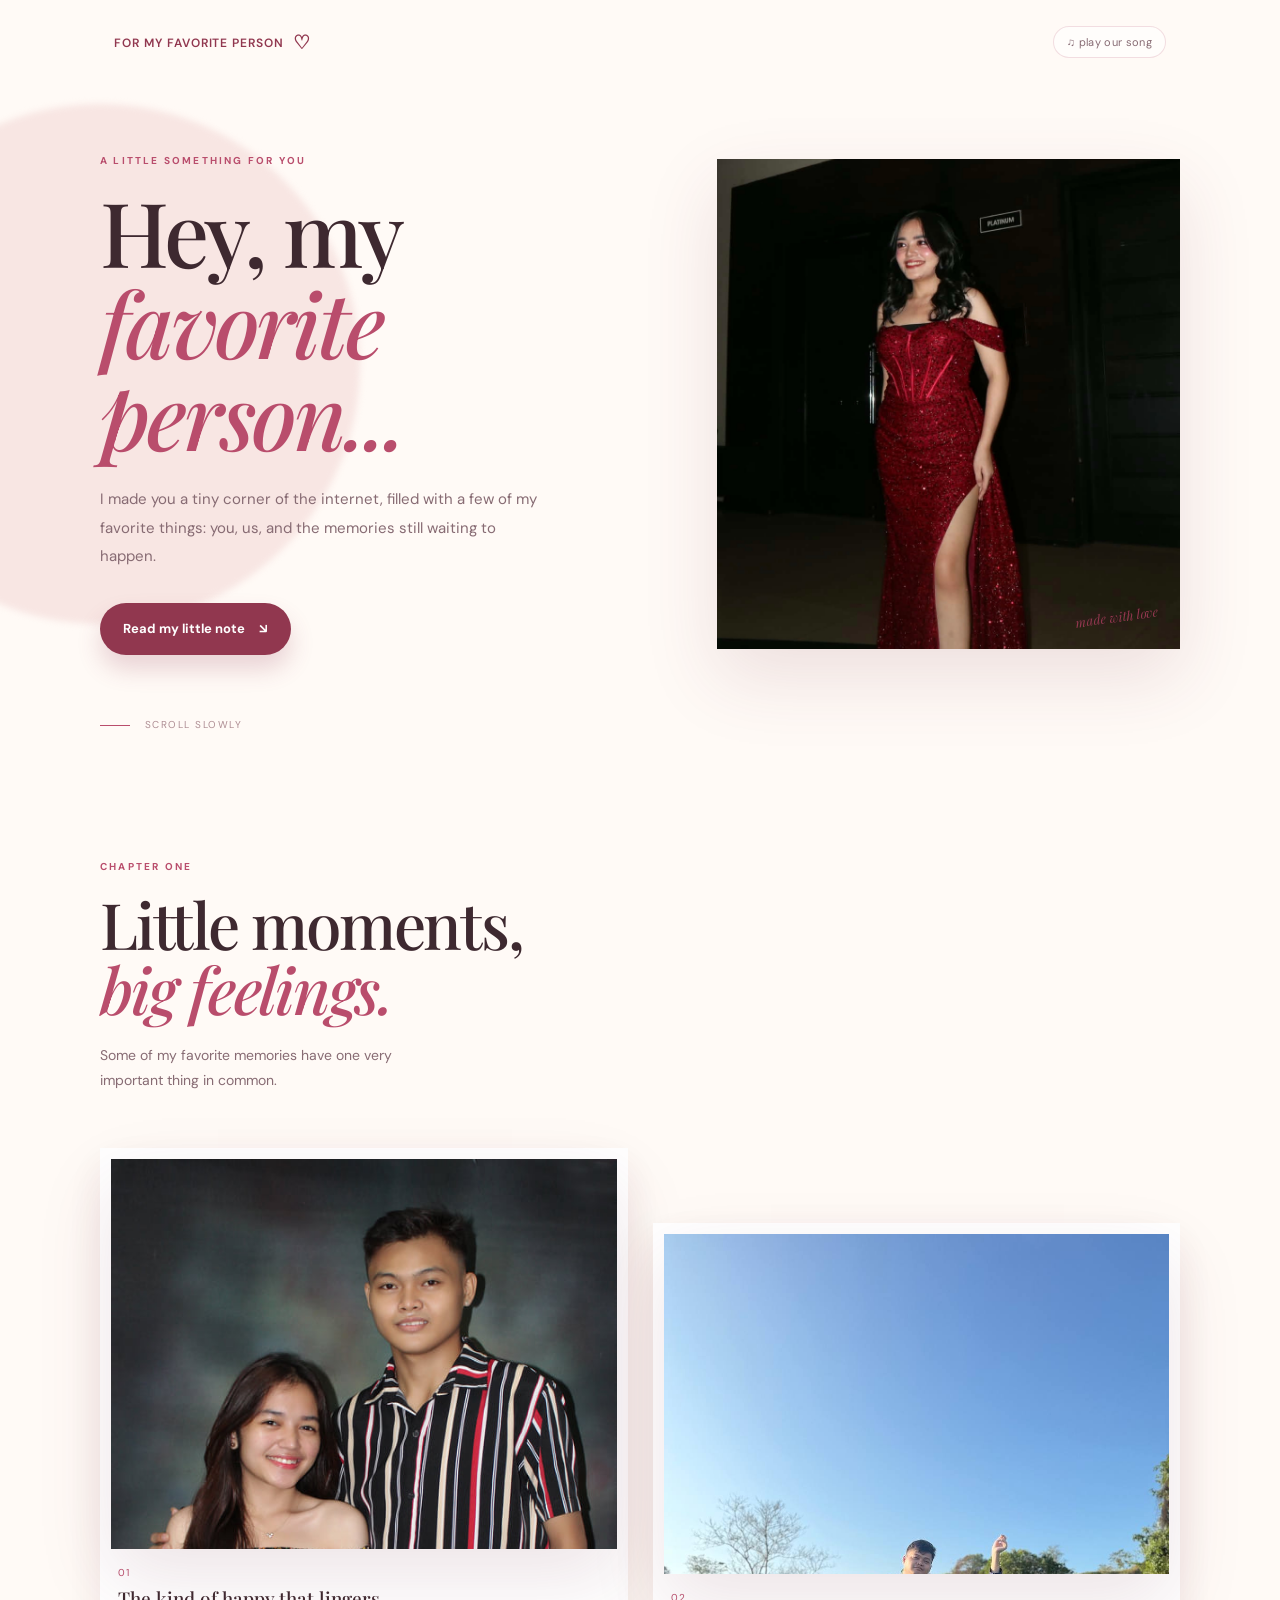
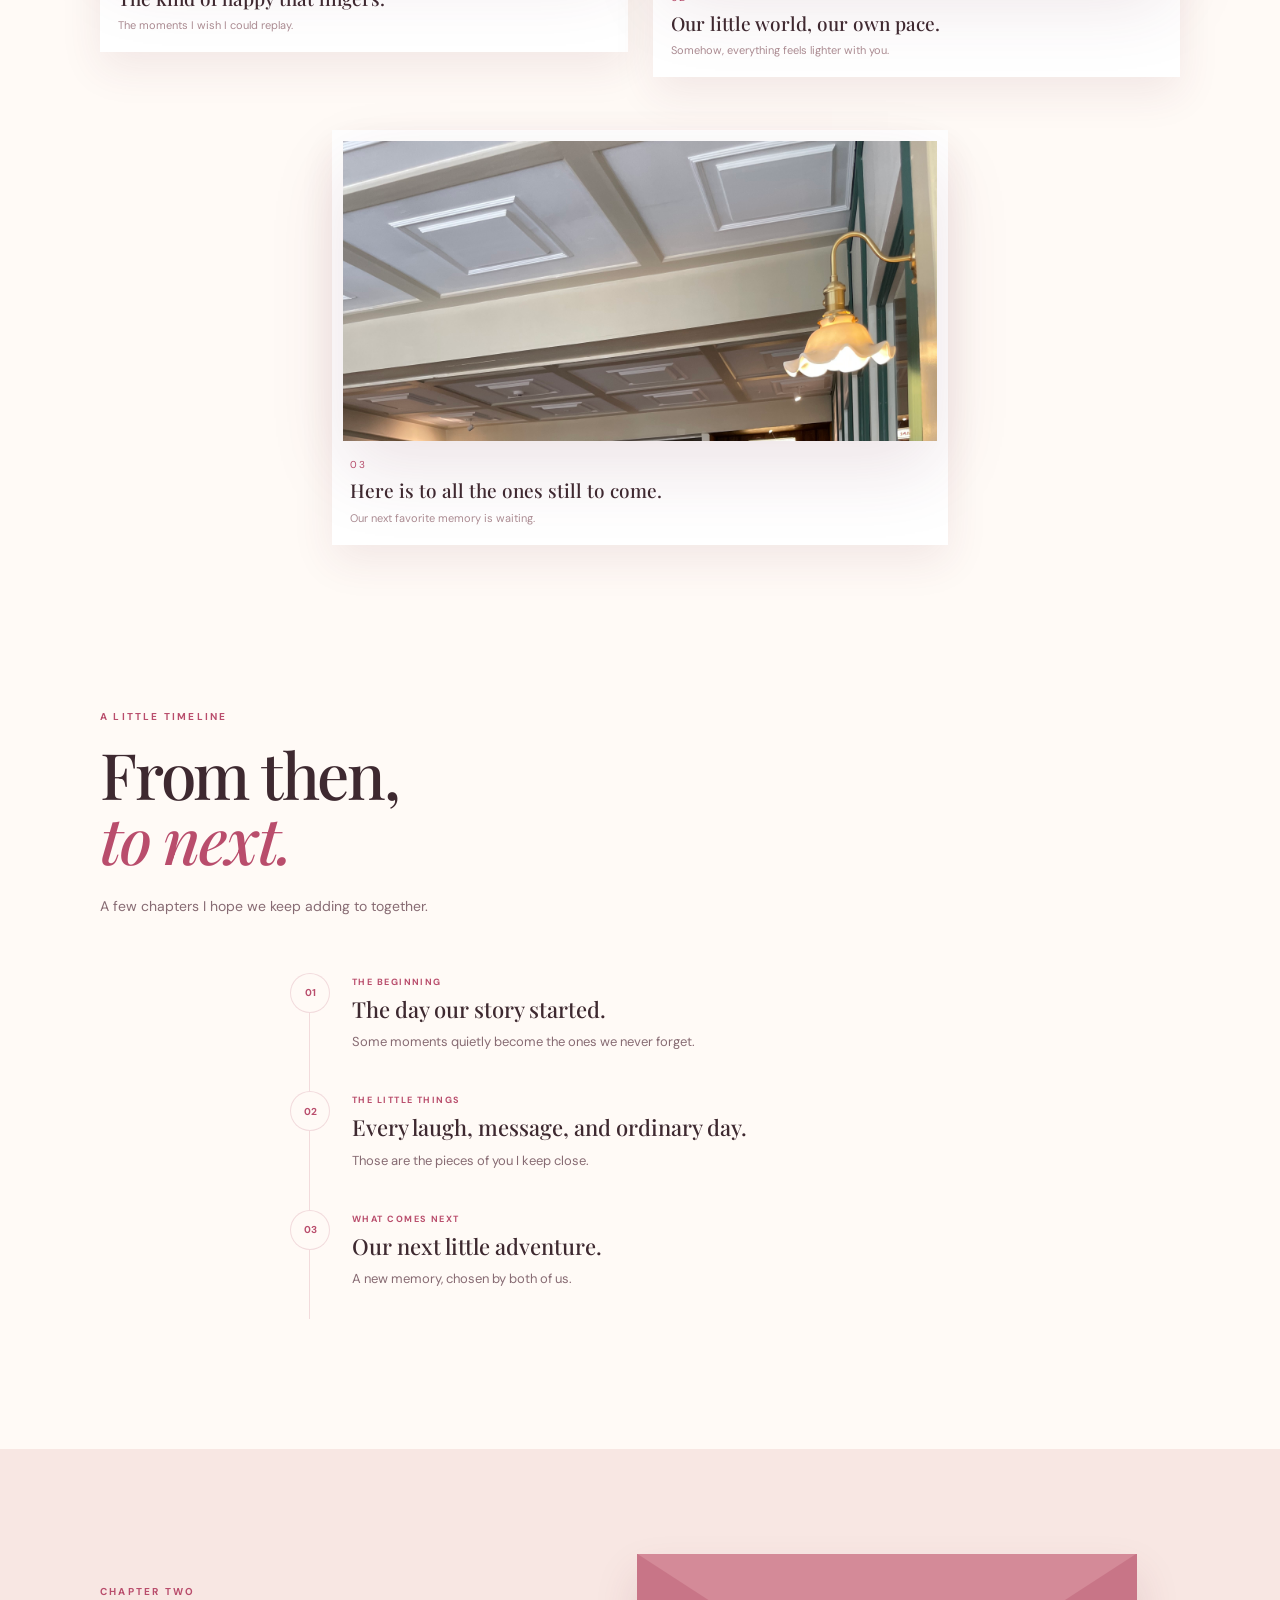
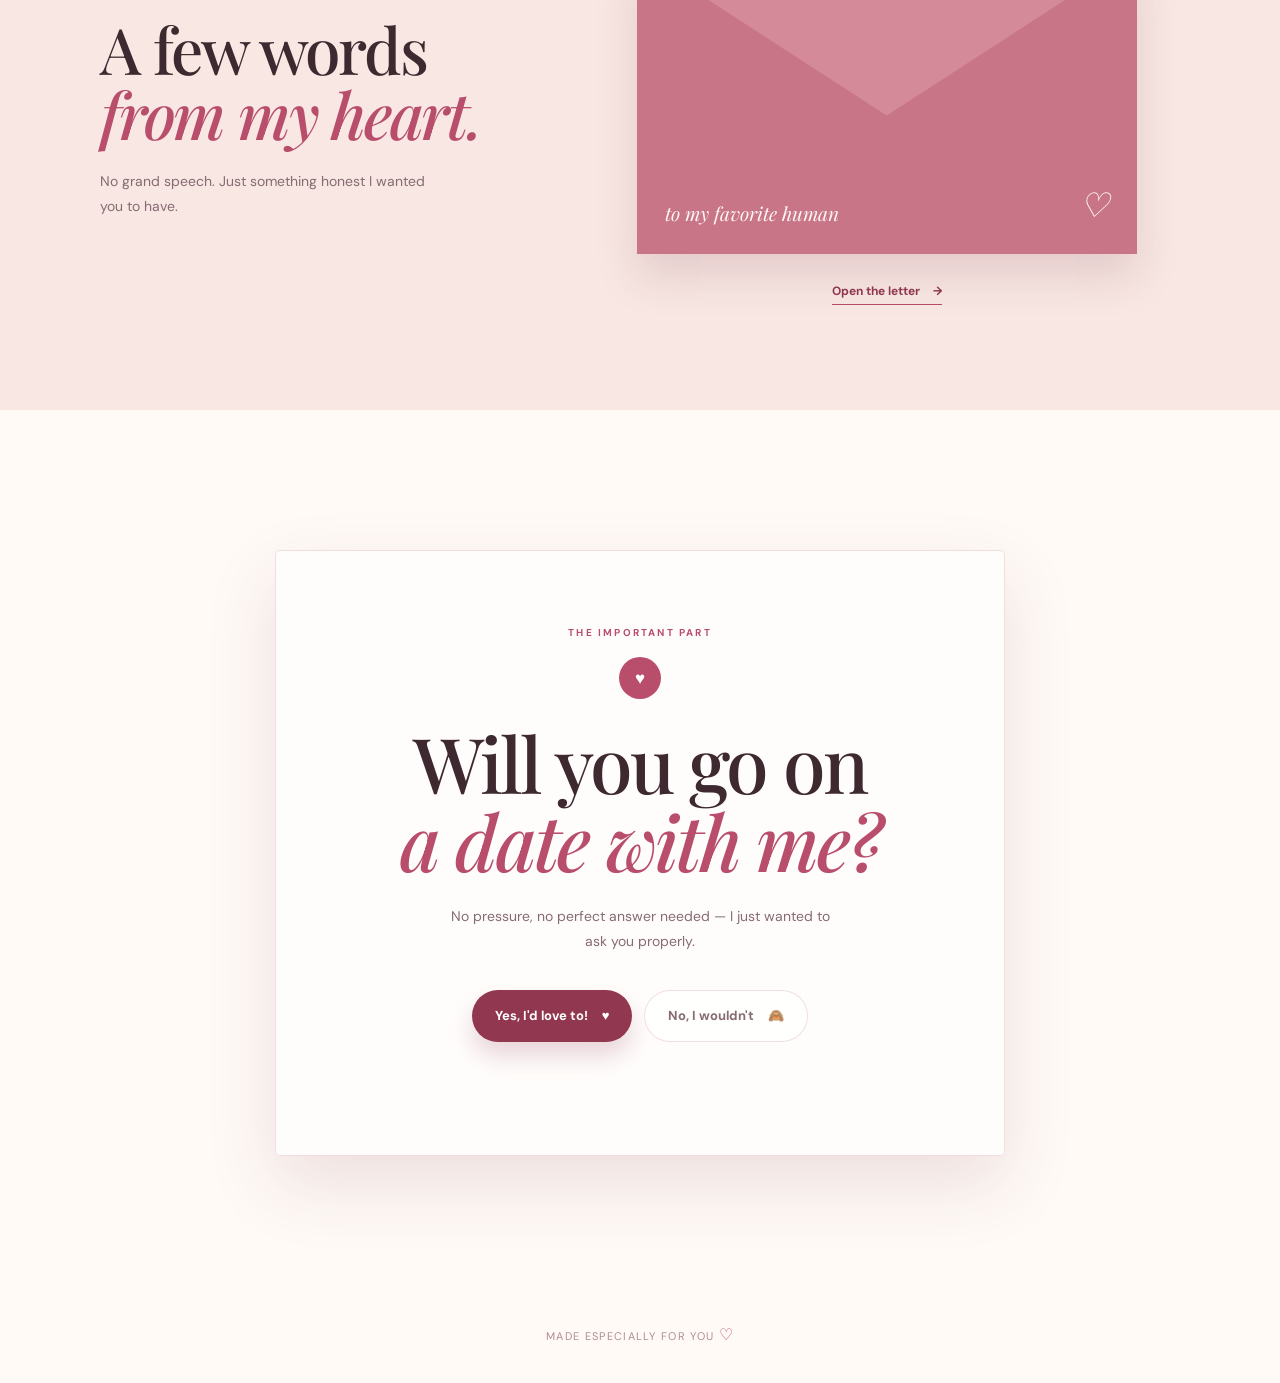
<file: Wabuu/index.html>
<!DOCTYPE html>
<html lang="en">
<head>
  <meta charset="UTF-8">
  <meta name="viewport" content="width=device-width, initial-scale=1.0">
  <meta name="theme-color" content="#fff8f6">
  <title>A Little Surprise, Just for You</title>
  <link rel="stylesheet" href="style.css">
  <link rel="preconnect" href="https://fonts.googleapis.com">
  <link rel="preconnect" href="https://fonts.gstatic.com" crossorigin>
  <link href="https://fonts.googleapis.com/css2?family=DM+Sans:wght@400;500;600;700&family=Playfair+Display:ital,wght@0,500;0,600;0,700;1,500;1,600&display=swap" rel="stylesheet">
</head>
<body>
  <div class="ambient-hearts" id="hearts" aria-hidden="true"></div>

  <header class="site-header">
    <a class="brand" href="#welcome" aria-label="Back to the beginning">for my favorite person <span>♡</span></a>
    <button class="music-toggle" id="musicToggle" type="button" aria-pressed="false" aria-label="Play optional background music">
      <span aria-hidden="true">♫</span> <span id="musicLabel">play our song</span>
    </button>
  </header>

  <main>
    <section class="hero section-shell" id="welcome">
      <div class="hero-copy reveal">
        <p class="kicker">A LITTLE SOMETHING FOR YOU</p>
        <h1>Hey, my<br><em>favorite person...</em></h1>
        <p class="intro">I made you a tiny corner of the internet, filled with a few of my favorite things: you, us, and the memories still waiting to happen.</p>
        <a class="button button-primary" href="#letter">Read my little note <span aria-hidden="true">↘</span></a>
      </div>
      <div class="hero-photo photo-placeholder reveal" data-label="Add your favorite photo here">
        <!-- Replace the src below with a local image such as images/hero.jpg. -->
        <img src="images/hero.jpg" alt="A favorite memory of us" data-fallback="hero">
        <div class="photo-note"><span>♡</span><br>your favorite<br>photo goes here</div>
        <span class="photo-stamp">made with love</span>
      </div>
      <div class="scroll-cue" aria-hidden="true"><span></span> scroll slowly</div>
    </section>

    <section class="section-shell memories-section" id="memories">
      <div class="section-heading reveal">
        <p class="kicker">CHAPTER ONE</p>
        <h2>Little moments,<br><em>big feelings.</em></h2>
        <p>Some of my favorite memories have one very important thing in common.</p>
      </div>
      <div class="memory-grid">
        <figure class="memory-card memory-card-tall reveal">
          <div class="memory-photo photo-placeholder"><img src="images/memory-01.jpg" alt="Replace with a favorite memory" data-fallback="memory"></div>
          <figcaption><span>01</span><strong>The kind of happy that lingers.</strong><small>The moments I wish I could replay.</small></figcaption>
        </figure>
        <figure class="memory-card memory-card-offset reveal">
          <div class="memory-photo photo-placeholder"><img src="images/memory-02.jpg" alt="Replace with a favorite memory" data-fallback="memory"></div>
          <figcaption><span>02</span><strong>Our little world, our own pace.</strong><small>Somehow, everything feels lighter with you.</small></figcaption>
        </figure>
        <figure class="memory-card memory-card-wide reveal">
          <div class="memory-photo photo-placeholder"><img src="images/memory-03.jpg" alt="Replace with a favorite memory" data-fallback="memory"></div>
          <figcaption><span>03</span><strong>Here is to all the ones still to come.</strong><small>Our next favorite memory is waiting.</small></figcaption>
        </figure>
      </div>
    </section>

    <section class="timeline-section section-shell">
      <div class="section-heading reveal">
        <p class="kicker">A LITTLE TIMELINE</p>
        <h2>From then,<br><em>to next.</em></h2>
        <p>A few chapters I hope we keep adding to together.</p>
      </div>
      <ol class="memory-timeline">
        <!-- Replace these sample moments with details from your own story. -->
        <li class="timeline-item reveal"><span class="timeline-dot">01</span><div><small>the beginning</small><strong>The day our story started.</strong><p>Some moments quietly become the ones we never forget.</p></div></li>
        <li class="timeline-item reveal"><span class="timeline-dot">02</span><div><small>the little things</small><strong>Every laugh, message, and ordinary day.</strong><p>Those are the pieces of you I keep close.</p></div></li>
        <li class="timeline-item reveal"><span class="timeline-dot">03</span><div><small>what comes next</small><strong>Our next little adventure.</strong><p>A new memory, chosen by both of us.</p></div></li>
      </ol>
    </section>

    <section class="letter-section" id="letter">
      <div class="letter-layout section-shell">
        <div class="section-heading reveal">
          <p class="kicker">CHAPTER TWO</p>
          <h2>A few words<br><em>from my heart.</em></h2>
          <p>No grand speech. Just something honest I wanted you to have.</p>
        </div>
        <div class="letter-wrap reveal">
          <div class="envelope" id="envelope">
            <div class="envelope-flap"></div>
            <div class="envelope-front"><span>to my favorite human</span><b>♡</b></div>
            <article class="letter-paper" id="letterPaper" aria-hidden="true">
              <p class="letter-date">a note for you</p>
              <p>Hey love,</p>
              <!-- Personalize this letter in this section of index.html. -->
              <p>I hope you know how special you are to me. Being around you makes ordinary days feel softer, funnier, and a whole lot more worth remembering.</p>
              <p>I would really like to make another little memory with you — just us, somewhere we can talk, laugh, and enjoy the moment.</p>
              <p>With all my heart,<br><em>me ♡</em></p>
            </article>
          </div>
          <button class="text-button" id="letterButton" type="button" aria-expanded="false">Open the letter <span aria-hidden="true">→</span></button>
        </div>
      </div>
    </section>

    <section class="invitation-section section-shell" id="invitation">
      <div class="invitation-card reveal">
        <p class="kicker">THE IMPORTANT PART</p>
        <div class="tiny-heart" aria-hidden="true">♥</div>
        <h2>Will you go on<br><em>a date with me?</em></h2>
        <p class="invitation-note">No pressure, no perfect answer needed — I just wanted to ask you properly.</p>
        <div class="choice-buttons">
          <button class="button button-primary" id="yesBtn" type="button">Yes, I'd love to! <span aria-hidden="true">♥</span></button>
          <button class="button button-quiet" id="maybeBtn" type="button">No, I wouldn't <span aria-hidden="true">🙈</span></button>
        </div>
        <p class="choice-response" id="maybeResponse" role="status" aria-live="polite"></p>
      </div>
    </section>

    <section class="celebration-section section-shell hidden" id="celebration" aria-live="polite">
      <div class="celebration-card reveal">
        <div class="celebration-copy">
          <div class="celebration-mark" aria-hidden="true">♥</div>
          <p class="kicker">CHAPTER THREE · OUR NEXT LITTLE ADVENTURE</p>
          <h2>You said <em>yes!</em></h2>
          <p class="celebration-intro">I’m smiling so hard right now. Let’s make this one of those simple, lovely days we’ll want to remember.</p>
          <div class="date-plan">
            <p class="kicker plan-heading hidden" id="planHeading">OUR LITTLE PLAN</p>
            <p class="date-question">When would you like our date to be?</p>
            <form class="date-form" id="dateForm">
              <label for="dateChoice">Date</label>
              <input id="dateChoice" name="date" type="date" required>
              <label for="timeChoice">Time</label>
              <button class="time-trigger" id="timeTrigger" type="button" aria-expanded="false">Choose a time <span aria-hidden="true">⌄</span></button>
              <input id="timeChoice" name="time" type="hidden">
              <div class="time-picker hidden" id="timePicker">
                <div class="time-fields">
                  <label>Hour
                    <select id="hourChoice" aria-label="Hour"></select>
                  </label>
                  <span class="time-colon" aria-hidden="true">:</span>
                  <label>Minute
                    <select id="minuteChoice" aria-label="Minute"></select>
                  </label>
                  <label>Period
                    <select id="periodChoice" aria-label="AM or PM">
                      <option value="AM">AM</option>
                      <option value="PM">PM</option>
                    </select>
                  </label>
                </div>
                <button class="button button-primary time-ok" id="timeOk" type="button">OK</button>
              </div>
              <button class="button button-primary" type="submit">Save our date <span aria-hidden="true">♡</span></button>
            </form>
            <div class="chosen-date hidden" id="chosenDate" aria-live="polite">
              <div class="plan-row"><span>✦</span><div><small>our date</small><strong id="chosenDateText"></strong></div></div>
              <div class="plan-row"><span>✦</span><div><small>our time</small><strong id="chosenTimeText"></strong></div></div>
            </div>
            <form class="activity-picker hidden" id="activityForm">
              <p class="activity-title">What are we feeling?</p>
              <p class="activity-subtitle">Choose the little adventure you’d like for our date.</p>
              <div class="activity-grid">
                <label class="activity-option"><input type="radio" name="activity" value="Movie date" required><span>🎬</span><strong>Movie date</strong></label>
                <label class="activity-option"><input type="radio" name="activity" value="Coffee date"><span>☕</span><strong>Coffee</strong></label>
                <label class="activity-option"><input type="radio" name="activity" value="Jollibee"><span>🍔</span><strong>Jollibee</strong></label>
                <label class="activity-option"><input type="radio" name="activity" value="Mang Inasal"><span>🍗</span><strong>Mang Inasal</strong></label>
                <label class="activity-option"><input type="radio" name="activity" value="Samgyup"><span>🥓</span><strong>Samgyup</strong></label>
                <label class="activity-option"><input type="radio" name="activity" value="Eat all you can"><span>🍽️</span><strong>Eat all you can</strong></label>
                <label class="activity-option"><input type="radio" name="activity" value="Something else"><span>✨</span><strong>Something else</strong></label>
              </div>
              <label class="custom-activity hidden" id="customActivityWrap" for="customActivity">
                Tell me your idea
                <input id="customActivity" type="text" maxlength="80" placeholder="e.g. picnic, museum, night drive">
              </label>
              <button class="button button-primary activity-next" type="submit">Next <span aria-hidden="true">→</span></button>
            </form>
            <div class="chosen-activity hidden" id="chosenActivity" aria-live="polite">
              <div class="plan-row"><span>✦</span><div><small>our date activity</small><strong id="chosenActivityText"></strong></div></div>
            </div>
            <form class="response-form hidden" id="responseForm" action="https://formspree.io/f/mbgdpojo" method="POST">
              <input type="hidden" name="date" id="responseDate">
              <input type="hidden" name="time" id="responseTime">
              <input type="hidden" name="activity" id="responseActivity">
              <input type="hidden" name="_subject" value="A new date plan was chosen">
              <label for="responseMessage">A little message <span>(optional)</span></label>
              <textarea id="responseMessage" name="message" rows="3" placeholder="Anything you want to say? ♡"></textarea>
              <button class="button button-primary response-submit" type="submit">Send our date plan <span aria-hidden="true">♡</span></button>
              <p class="response-status" id="responseStatus" role="status" aria-live="polite"></p>
            </form>
            <div class="final-confirmation hidden" id="finalConfirmation" aria-live="polite">
              <span aria-hidden="true">✦</span>
              <strong>Your little plan is on its way.</strong>
              <p>I’m already looking forward to seeing you. ♡</p>
            </div>
            <button class="text-button edit-choices hidden" id="editChoices" type="button">Edit my choices <span aria-hidden="true">↺</span></button>
          </div>
          <p class="closing-note">I can’t wait to see you smile. ♡</p>
          <button class="text-button" id="backToQuestion" type="button">Read my question again <span aria-hidden="true">↩</span></button>
        </div>
        <div class="date-photo photo-placeholder">
          <!-- Optional: replace with images/date.jpg for a date-themed photo. -->
          <img src="images/date.jpg" alt="A photo representing our next date" data-fallback="date">
          <div class="photo-note"><span>✦</span><br>our next<br>little adventure</div>
          <span class="photo-stamp">save the date</span>
        </div>
      </div>
    </section>
  </main>

  <footer class="site-footer">made especially for you <span>♡</span></footer>
  <audio id="backgroundMusic" loop preload="none">
    <!-- Optional: add a local file at audio/our-song.mp3, or change this source. -->
    <source src="audio/our-song.mp3" type="audio/mpeg">
  </audio>
  <script src="script.js"></script>
</body>
</html>
</file>
<file: Wabuu/style.css>
* { box-sizing: border-box; }

:root {
  --ink: #3e2930;
  --muted: #876b73;
  --rose: #b94d6c;
  --rose-deep: #91374f;
  --blush: #f7e3e3;
  --cream: #fffaf6;
  --line: rgba(185, 77, 108, .18);
  --shadow: 0 28px 70px rgba(114, 48, 68, .13);
}

html { scroll-behavior: smooth; }
body {
  margin: 0; min-width: 320px; overflow-x: hidden; color: var(--ink);
  background: var(--cream); font-family: "DM Sans", Arial, sans-serif;
}
button, a { font: inherit; }
button { cursor: pointer; }
a { color: inherit; text-decoration: none; }
.ambient-hearts { position: fixed; inset: 0; z-index: 0; pointer-events: none; overflow: hidden; }
.floating-heart { position: absolute; bottom: -30px; color: var(--rose); opacity: 0; animation: float-up 8s linear forwards; }
@keyframes float-up { 15% { opacity: .25; } 100% { opacity: 0; transform: translateY(-115vh) rotate(35deg); } }
.site-header, main, .site-footer { position: relative; z-index: 1; }
.site-header { display: flex; justify-content: space-between; align-items: center; max-width: 1180px; margin: auto; padding: 26px 5vw; }
.brand { color: var(--rose-deep); font: 600 12px "DM Sans", sans-serif; letter-spacing: .08em; text-transform: uppercase; }
.brand span { font-size: 19px; margin-left: 5px; vertical-align: -2px; }
.music-toggle { border: 1px solid var(--line); border-radius: 99px; padding: 8px 13px; background: rgba(255,255,255,.55); color: var(--muted); font-size: 11px; letter-spacing: .03em; transition: .25s ease; }
.music-toggle:hover, .music-toggle:focus-visible { background: white; color: var(--rose-deep); }
.section-shell { width: min(1080px, 90vw); margin: auto; }
.hero { min-height: 650px; display: grid; grid-template-columns: 1fr .9fr; align-items: center; gap: 8vw; padding: 70px 0 110px; position: relative; }
.hero::before { content: ""; position: absolute; width: 520px; height: 520px; border-radius: 50%; left: -260px; top: 20px; background: #f8e6e3; filter: blur(3px); z-index: -1; }
.kicker { margin: 0 0 18px; color: var(--rose); font-size: 10px; font-weight: 700; letter-spacing: .22em; text-transform: uppercase; }
h1, h2 { margin: 0; font-family: "Playfair Display", Georgia, serif; font-weight: 500; letter-spacing: -.035em; line-height: 1.02; }
h1 { font-size: clamp(3.5rem, 7vw, 6.5rem); }
h2 { font-size: clamp(2.5rem, 5vw, 4.5rem); }
em { color: var(--rose); font-style: italic; }
.intro { max-width: 450px; margin: 26px 0 32px; color: var(--muted); font-size: 15px; line-height: 1.9; }
.button { display: inline-flex; align-items: center; justify-content: center; gap: 14px; border: 0; border-radius: 99px; min-height: 52px; padding: 14px 23px; font-size: 13px; font-weight: 700; transition: transform .25s ease, box-shadow .25s ease, background .25s ease; }
.button:hover, .button:focus-visible { transform: translateY(-3px); }
.button-primary { color: white; background: var(--rose-deep); box-shadow: 0 14px 25px rgba(145,55,79,.2); }
.button-primary:hover, .button-primary:focus-visible { background: #7f2e45; box-shadow: 0 18px 30px rgba(145,55,79,.27); }
.button-quiet { border: 1px solid var(--line); color: var(--muted); background: rgba(255,255,255,.6); }
.button-quiet.playful { animation: playful-wiggle .45s ease; }
@keyframes playful-wiggle {
  0%, 100% { transform: rotate(0); }
  25% { transform: rotate(-4deg) translateX(-3px); }
  75% { transform: rotate(4deg) translateX(3px); }
}
.hero-photo { min-height: 490px; transform: rotate(3deg); }
.photo-placeholder { display: grid; place-items: center; position: relative; overflow: hidden; background: linear-gradient(145deg, #ead1d1, #f9e9e3 55%, #e7c6ca); box-shadow: var(--shadow); }
.photo-placeholder::before { content: ""; position: absolute; inset: 13px; border: 1px solid rgba(255,255,255,.65); z-index: 1; pointer-events: none; }
.photo-placeholder img { width: 100%; height: 100%; object-fit: cover; position: absolute; inset: 0; z-index: 2; }
.photo-placeholder.image-missing img { display: none; }
.photo-note { color: rgba(108,52,67,.65); text-align: center; font: 16px/1.5 "Playfair Display", Georgia, serif; }
.photo-note span { font-size: 38px; }
.photo-stamp { position: absolute; right: 21px; bottom: 24px; z-index: 3; transform: rotate(-8deg); color: var(--rose-deep); font: italic 13px "Playfair Display", Georgia, serif; }
.scroll-cue { position: absolute; bottom: 34px; left: 0; color: #ae8d93; font-size: 10px; letter-spacing: .15em; text-transform: uppercase; }
.scroll-cue span { display: inline-block; width: 30px; height: 1px; margin-right: 10px; background: var(--rose); vertical-align: middle; }
.memories-section { padding: 95px 0 130px; }
.section-heading { max-width: 530px; margin-bottom: 54px; }
.section-heading > p:last-child { max-width: 350px; margin: 22px 0 0; color: var(--muted); font-size: 14px; line-height: 1.8; }
.memory-grid { display: grid; grid-template-columns: 1fr 1fr; gap: 25px; align-items: start; }
.memory-card { margin: 0; padding: 11px 11px 20px; background: #fff; box-shadow: 0 16px 40px rgba(114,48,68,.09); }
.memory-card-tall { transform: rotate(-2deg); }
.memory-card-offset { margin-top: 75px; transform: rotate(2.5deg); }
.memory-card-wide { grid-column: span 2; width: 57%; justify-self: center; transform: rotate(-1deg); margin-top: 28px; }
.memory-photo { height: 390px; }
.memory-photo img { object-position: center top; }
.memory-card-offset .memory-photo { height: 340px; }
.memory-card-wide .memory-photo { height: 300px; }
.memory-card figcaption { padding: 17px 7px 0; }
.memory-card figcaption span { display: block; margin-bottom: 8px; color: var(--rose); font-size: 10px; letter-spacing: .13em; }
.memory-card strong { display: block; font: 500 19px/1.25 "Playfair Display", Georgia, serif; }
.memory-card small { display: block; margin-top: 8px; color: #ab8c93; font-size: 11px; }
.timeline-section { padding: 35px 0 120px; }
.memory-timeline { position: relative; max-width: 700px; margin: 0 auto; padding: 0; list-style: none; }
.memory-timeline::before { content: ""; position: absolute; top: 10px; bottom: 10px; left: 19px; width: 1px; background: var(--line); }
.timeline-item { position: relative; display: grid; grid-template-columns: 40px 1fr; gap: 22px; align-items: start; padding: 0 0 38px; }
.timeline-dot { position: relative; z-index: 1; display: grid; width: 40px; height: 40px; place-items: center; border: 1px solid var(--line); border-radius: 50%; color: var(--rose); background: var(--cream); font-size: 10px; font-weight: 700; }
.timeline-item small { display: block; margin: 3px 0 8px; color: var(--rose); font-size: 9px; font-weight: 700; letter-spacing: .16em; text-transform: uppercase; }
.timeline-item strong { display: block; font: 500 22px/1.25 "Playfair Display", Georgia, serif; }
.timeline-item p { max-width: 420px; margin: 8px 0 0; color: var(--muted); font-size: 13px; line-height: 1.7; }
.letter-section { padding: 105px 0; background: #f8e7e3; }
.letter-layout { display: grid; grid-template-columns: .8fr 1.2fr; align-items: center; gap: 8vw; }
.letter-wrap { text-align: center; }
.envelope { position: relative; width: min(100%, 500px); height: 300px; margin: 0 auto 24px; perspective: 1000px; }
.envelope-front { position: absolute; inset: 0; z-index: 3; display: flex; align-items: flex-end; justify-content: space-between; padding: 28px; background: #c87587; color: #fff7f4; box-shadow: 0 22px 40px rgba(114,48,68,.15); font: italic 19px "Playfair Display", Georgia, serif; }
.envelope-front b { font-size: 34px; font-weight: 400; }
.envelope-flap { position: absolute; z-index: 4; width: 100%; height: 100%; background: #d48a98; clip-path: polygon(0 0, 100% 0, 50% 54%); transform-origin: top; transition: transform .8s ease; }
.letter-paper { position: absolute; z-index: 2; left: 7%; bottom: 10px; width: 86%; max-height: 300px; overflow-y: auto; min-height: 260px; padding: 28px 30px; background: #fffdfa; box-shadow: 0 8px 20px rgba(114,48,68,.1); text-align: left; opacity: 0; transform: translateY(40px); transition: transform .8s ease, opacity .4s ease; font: 13px/1.65 "Playfair Display", Georgia, serif; scrollbar-color: var(--rose) #f8e7e3; scrollbar-width: thin; }
.letter-paper p { margin: 0 0 11px; }
.letter-paper .letter-date { color: var(--rose); font: 10px "DM Sans", sans-serif; letter-spacing: .2em; text-transform: uppercase; }
.envelope.open .envelope-flap { transform: rotateX(180deg); z-index: 1; }
.envelope.open .envelope-front { z-index: 1; }
.envelope.open .letter-paper { z-index: 3; opacity: 1; transform: translateY(-125px); }
.text-button { border: 0; border-bottom: 1px solid var(--rose); padding: 5px 0; background: transparent; color: var(--rose-deep); font-size: 12px; font-weight: 700; }
.text-button span { margin-left: 10px; transition: margin .2s ease; }
.text-button:hover span { margin-left: 16px; }
.invitation-section { padding: 140px 0; }
.invitation-card, .celebration-card { max-width: 730px; margin: auto; padding: 75px 30px; border: 1px solid var(--line); border-radius: 5px; background: rgba(255,255,255,.6); box-shadow: var(--shadow); text-align: center; }
.tiny-heart, .celebration-mark { width: 42px; height: 42px; margin: 0 auto 24px; border-radius: 50%; display: grid; place-items: center; color: white; background: var(--rose); font-size: 17px; }
.invitation-card h2, .celebration-card h2 { font-size: clamp(2.8rem, 6vw, 5rem); }
.invitation-note, .celebration-copy { max-width: 390px; margin: 25px auto 35px; color: var(--muted); font-size: 14px; line-height: 1.8; }
.choice-buttons { position: relative; display: flex; justify-content: center; gap: 12px; flex-wrap: wrap; min-height: 52px; }
.button-quiet.dodging { position: relative; z-index: 2; transition: transform .35s cubic-bezier(.2,.8,.2,1); transform: translate(var(--dodge-x, 0), var(--dodge-y, 0)); }
.choice-response { min-height: 20px; margin: 18px 0 0; color: var(--rose-deep); font: italic 15px "Playfair Display", Georgia, serif; }
.celebration-section { min-height: 78vh; display: grid; align-items: center; padding: 45px 0 125px; }
.celebration-card { display: grid; grid-template-columns: 1.1fr .9fr; align-items: stretch; gap: 38px; padding: 55px; background: #fff; overflow: hidden; }
.celebration-copy { display: flex; flex-direction: column; justify-content: center; align-items: flex-start; text-align: left; }
.celebration-copy .celebration-mark { margin: 0 0 22px; }
.celebration-intro { max-width: 410px; margin: 25px 0 8px; color: var(--muted); font-size: 14px; line-height: 1.8; }
.celebration-copy .date-plan { width: 100%; margin: 28px 0 22px; }
.celebration-copy .text-button { margin-top: 30px; }
.date-photo { min-height: 510px; transform: rotate(2deg); }
.date-photo .photo-note { font-size: 20px; }
.date-photo .photo-stamp { bottom: 30px; }
.date-plan { max-width: 420px; margin: 35px auto; padding: 25px; background: #fff4f0; text-align: left; }
.date-plan .kicker { margin-bottom: 17px; }
.date-question { margin: -4px 0 18px; color: var(--muted); font-size: 13px; line-height: 1.6; }
.date-form { display: grid; grid-template-columns: 1fr 1fr; gap: 9px 12px; }
.date-form label { color: var(--rose-deep); font-size: 10px; font-weight: 700; letter-spacing: .1em; text-transform: uppercase; }
.date-form input, .time-trigger { width: 100%; min-height: 42px; border: 1px solid var(--line); border-radius: 7px; padding: 9px 10px; color: var(--ink); background: #fff; font: 13px "DM Sans", sans-serif; }
.time-trigger { display: flex; align-items: center; justify-content: space-between; cursor: pointer; text-align: left; }
.time-trigger.needs-time { border-color: var(--rose); box-shadow: 0 0 0 2px rgba(185,77,108,.16); }
.date-form input:focus { border-color: var(--rose); outline: 2px solid rgba(185,77,108,.16); }
.date-form .button { grid-column: 1 / -1; width: 100%; margin-top: 8px; }
.time-picker { grid-column: 1 / -1; padding: 15px; border: 1px solid var(--line); border-radius: 10px; background: #fff; }
.time-fields { display: grid; grid-template-columns: 1fr auto 1fr 1fr; align-items: end; gap: 7px; }
.time-fields label { letter-spacing: .08em; }
.time-fields select { width: 100%; min-height: 38px; margin-top: 5px; border: 1px solid var(--line); border-radius: 6px; padding: 6px; color: var(--ink); background: var(--cream); font: 13px "DM Sans", sans-serif; }
.time-colon { padding-bottom: 10px; color: var(--rose); font-weight: 700; }
.time-ok { width: 100% !important; margin-top: 12px !important; }
.chosen-date .plan-row:first-child { border-top: 0; }
.activity-picker { margin-top: 25px; }
.activity-title { margin: 0; color: var(--ink); font: 500 23px "Playfair Display", Georgia, serif; }
.activity-subtitle { margin: 7px 0 17px; color: var(--muted); font-size: 12px; line-height: 1.5; }
.activity-grid { display: grid; grid-template-columns: 1fr 1fr; gap: 9px; }
.activity-option { display: flex; min-height: 83px; flex-direction: column; align-items: center; justify-content: center; gap: 5px; border: 1px solid transparent; border-radius: 10px; padding: 9px 5px; color: var(--ink); background: rgba(255,255,255,.74); cursor: pointer; text-align: center; transition: border-color .2s ease, background .2s ease, transform .2s ease; }
.activity-option:hover { transform: translateY(-2px); border-color: var(--line); }
.activity-option:has(input:checked) { border-color: var(--rose); background: #fff; box-shadow: 0 7px 16px rgba(114,48,68,.09); }
.activity-option input { position: absolute; opacity: 0; pointer-events: none; }
.activity-option span { font-size: 25px; line-height: 1; }
.activity-option strong { font-size: 11px; font-weight: 600; }
.custom-activity { display: block; margin-top: 14px; color: var(--rose-deep); font-size: 10px; font-weight: 700; letter-spacing: .1em; text-transform: uppercase; }
.custom-activity input { display: block; width: 100%; min-height: 42px; margin-top: 7px; border: 1px solid var(--line); border-radius: 7px; padding: 9px 10px; color: var(--ink); background: #fff; font: 13px "DM Sans", sans-serif; letter-spacing: 0; text-transform: none; }
.custom-activity input:focus { border-color: var(--rose); outline: 2px solid rgba(185,77,108,.16); }
.activity-next { width: 100%; margin-top: 14px; }
.edit-choices { align-self: flex-start; margin-top: 18px; }
.response-form { margin-top: 22px; padding-top: 20px; border-top: 1px solid var(--line); }
.response-form label { display: block; margin-bottom: 7px; color: var(--rose-deep); font-size: 10px; font-weight: 700; letter-spacing: .1em; text-transform: uppercase; }
.response-form label span { color: var(--muted); font-weight: 400; letter-spacing: 0; text-transform: none; }
.response-form textarea { display: block; width: 100%; resize: vertical; border: 1px solid var(--line); border-radius: 7px; padding: 10px; color: var(--ink); background: #fff; font: 13px/1.5 "DM Sans", sans-serif; }
.response-form textarea:focus { border-color: var(--rose); outline: 2px solid rgba(185,77,108,.16); }
.response-submit { width: 100%; margin-top: 11px; }
.response-submit:disabled { cursor: wait; opacity: .65; }
.response-status { min-height: 20px; margin: 11px 0 0; color: var(--muted); font-size: 12px; line-height: 1.5; }
.response-status.success { color: #39745b; }
.response-status.error { color: var(--rose-deep); }
.final-confirmation { margin-top: 20px; padding: 20px 14px; border: 1px solid var(--line); border-radius: 10px; background: #fffaf6; text-align: center; }
.final-confirmation > span { color: var(--rose); font-size: 20px; }
.final-confirmation strong { display: block; margin-top: 7px; color: var(--rose-deep); font: 500 20px "Playfair Display", Georgia, serif; }
.final-confirmation p { margin: 6px 0 0; color: var(--muted); font-size: 12px; }
.plan-row { display: flex; gap: 13px; padding: 12px 0; border-top: 1px solid var(--line); }
.plan-row > span { color: var(--rose); }
.plan-row small { display: block; margin-bottom: 3px; color: var(--rose); font-size: 9px; letter-spacing: .15em; text-transform: uppercase; }
.plan-row strong { font: 500 16px "Playfair Display", Georgia, serif; }
.closing-note { margin: 0; color: var(--rose-deep); font: italic 21px "Playfair Display", Georgia, serif; }
.site-footer { padding: 28px 20px 38px; color: #ae8d93; text-align: center; font-size: 11px; letter-spacing: .12em; text-transform: uppercase; }
.site-footer span { color: var(--rose); font-size: 16px; }
.hidden { display: none !important; }
.reveal { opacity: 0; transform: translateY(22px); transition: opacity .8s ease, transform .8s ease; }
.reveal.visible { opacity: 1; transform: translateY(0); }
:focus-visible { outline: 3px solid rgba(185,77,108,.4); outline-offset: 4px; }

@media (max-width: 700px) {
  .site-header { padding: 20px 5vw; }
  .music-toggle { padding: 7px 10px; }
  .hero { display: flex; flex-direction: column; align-items: stretch; gap: 44px; min-height: auto; padding: 65px 0 90px; }
  .hero-photo { min-height: 370px; width: 84%; align-self: flex-end; }
  .scroll-cue { bottom: 28px; }
  .memories-section, .invitation-section { padding: 80px 0 95px; }
  .memory-grid { gap: 17px; }
  .memory-card-wide { width: 75%; }
  .memory-photo { height: 330px; }
  .memory-card-offset .memory-photo { height: 285px; }
  .memory-card-wide .memory-photo { height: 260px; }
  .memory-card strong { font-size: 16px; }
  .timeline-section { padding: 10px 0 85px; }
  .timeline-item strong { font-size: 19px; }
  .letter-section { padding: 78px 0 110px; }
  .letter-layout { display: block; }
  .letter-layout .section-heading { margin-bottom: 60px; }
  .letter-paper { max-height: 260px; padding: 21px; font-size: 12px; }
  .envelope { height: 260px; }
  .envelope.open .letter-paper { transform: translateY(-112px); }
  .invitation-card, .celebration-card { padding: 55px 20px; }
  .celebration-section { padding-top: 20px; }
  .celebration-card { display: flex; flex-direction: column-reverse; gap: 35px; }
  .celebration-copy { align-items: center; text-align: center; }
  .celebration-copy .celebration-mark { margin: 0 auto 22px; }
  .celebration-intro { margin: 25px auto 8px; }
  .date-photo { width: 82%; min-height: 330px; align-self: flex-end; }
}
@media (max-width: 440px) {
  .brand { font-size: 10px; }
  #musicLabel { display: none; }
  .hero-photo { min-height: 330px; }
  .memory-grid { display: block; }
  .memory-card, .memory-card-offset, .memory-card-wide { width: 87%; margin: 0 auto 30px; }
  .memory-photo { height: 360px; }
  .memory-card-offset .memory-photo,
  .memory-card-wide .memory-photo { height: 320px; }
  .memory-card-offset { transform: rotate(2deg); }
  .memory-card-wide { transform: rotate(-1deg); }
  .choice-buttons .button { width: 100%; }
}
@media (prefers-reduced-motion: reduce) {
  *, *::before, *::after { animation-duration: .01ms !important; animation-iteration-count: 1 !important; scroll-behavior: auto !important; transition-duration: .01ms !important; }
  .reveal { opacity: 1; transform: none; }
  .button-quiet.playful { animation: none; }
}
</file>
